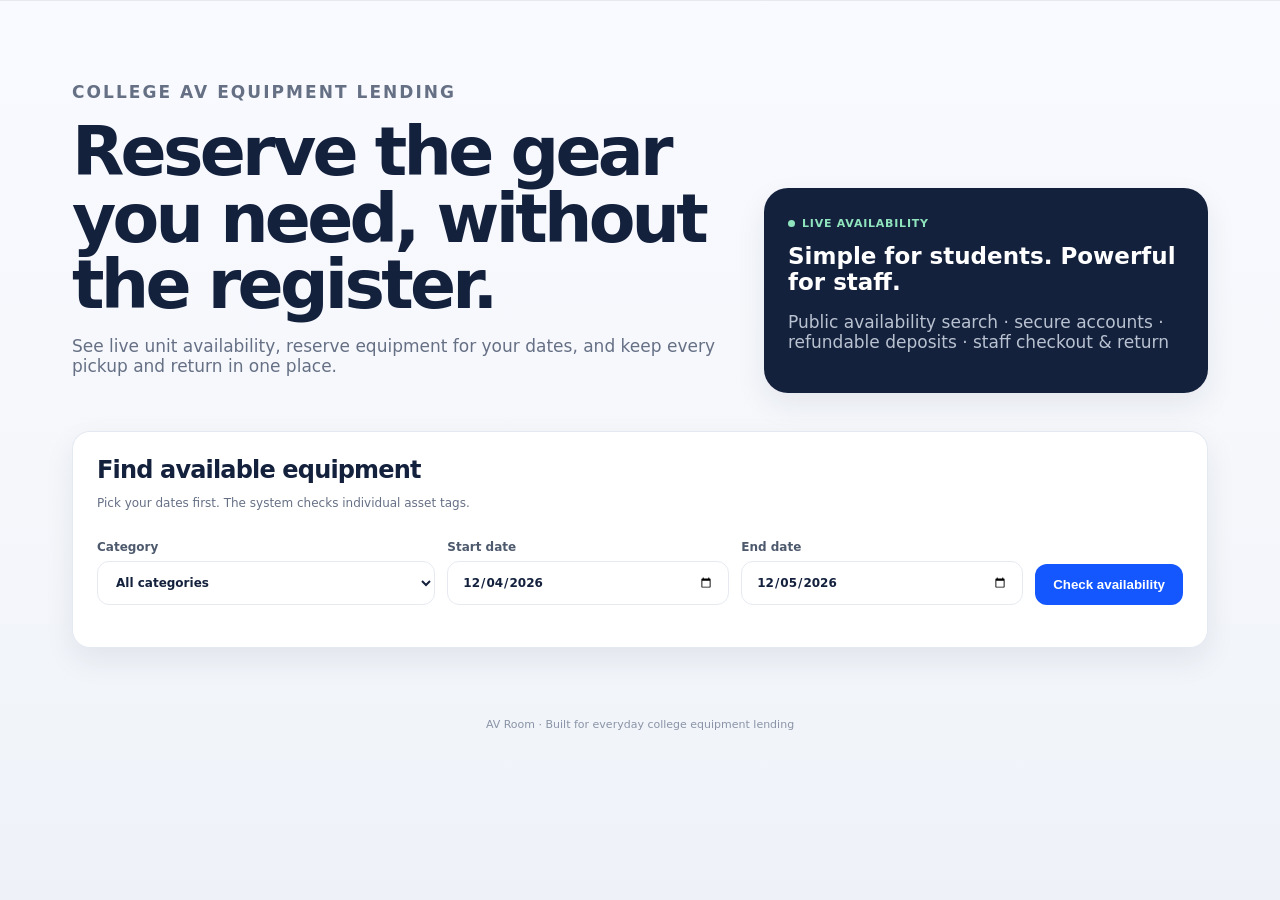
<file: static/index.html>
<!doctype html><html lang="en"><head><meta charset="utf-8"><meta name="viewport" content="width=device-width,initial-scale=1"><meta name="description" content="Reserve college cameras, projectors, microphones and tripods online."><title>AV Room — Equipment Lending</title><link rel="stylesheet" href="/static/css/styles.css"></head><body><nav class="navbar" id="navbar"></nav><main class="container"><section class="hero"><div><p class="eyebrow">College AV equipment lending</p><h1>Reserve the gear you need, without the register.</h1><p>See live unit availability, reserve equipment for your dates, and keep every pickup and return in one place.</p></div><div class="hero-card"><div class="status" style="color:#8fe4bd">Live availability</div><h3 style="font-size:23px;margin:12px 0 8px">Simple for students. Powerful for staff.</h3><p class="tiny">Public availability search · secure accounts · refundable deposits · staff checkout & return</p></div></section><section class="panel"><div class="section-head"><div><h2>Find available equipment</h2><p class="tiny">Pick your dates first. The system checks individual asset tags.</p></div></div><form id="availability-form" class="search-grid"><label>Category<select id="category"><option value="">All categories</option><option>DSLR</option><option>Projector</option><option>Mic</option><option>Tripod</option></select></label><label>Start date<input type="date" id="start_date" required></label><label>End date<input type="date" id="end_date" required></label><button class="button" id="searchBtn" type="submit">Check availability</button></form><div id="searchAlert" class="alert"></div><div id="results" class="cards"></div></section></main><div class="footer">AV Room · Built for everyday college equipment lending</div><script src="/static/js/api.js"></script><script src="/static/js/availability.js"></script></body></html>
</file>
<file: static/css/styles.css>
:root{--bg:#f5f7fb;--surface:#fff;--ink:#14213d;--muted:#667085;--line:#e6eaf0;--brand:#1457ff;--brand-2:#0d47d9;--soft:#edf3ff;--ok:#138a56;--warn:#c97a00;--danger:#cf3d4f;--shadow:0 12px 30px rgba(20,33,61,.08);--radius:18px}*{box-sizing:border-box}body{margin:0;background:linear-gradient(180deg,#f8faff 0,#f5f7fb 55%,#eef2f8 100%);color:var(--ink);font-family:Inter,ui-sans-serif,system-ui,-apple-system,BlinkMacSystemFont,"Segoe UI",sans-serif;min-height:100vh}a{color:inherit;text-decoration:none}.nav-inner{max-width:1180px;margin:auto;display:flex;align-items:center;gap:24px;padding:16px 22px}.navbar{position:sticky;top:0;background:rgba(255,255,255,.88);backdrop-filter:blur(16px);border-bottom:1px solid var(--line);z-index:20}.brand{display:flex;align-items:center;gap:10px;font-weight:800;letter-spacing:-.02em}.brand-mark{width:36px;height:36px;border-radius:11px;display:grid;place-items:center;background:var(--ink);color:#fff;font-size:12px}.nav-links{display:flex;gap:18px;margin-right:auto;color:#596579;font-size:14px}.nav-links a:hover{color:var(--brand)}.nav-account{display:flex;align-items:center;gap:12px}.user-pill{display:flex;align-items:center;gap:8px;font-size:13px}.user-pill b{background:var(--soft);color:var(--brand);border-radius:999px;padding:3px 8px;font-size:11px}.avatar{width:30px;height:30px;border-radius:50%;background:#dce7ff;color:var(--brand);display:grid;place-items:center;font-weight:800}.menu-toggle{display:none;border:0;background:none;font-size:22px}.container{max-width:1180px;margin:0 auto;padding:42px 22px 70px}.hero{display:grid;grid-template-columns:1.2fr .8fr;gap:26px;align-items:end;padding:22px 0 38px}.eyebrow{color:var(--brand);text-transform:uppercase;letter-spacing:.12em;font-size:11px;font-weight:800}.hero h1{font-size:clamp(38px,6vw,68px);line-height:.98;letter-spacing:-.055em;margin:8px 0 16px;max-width:760px}.hero p{color:var(--muted);font-size:17px;max-width:650px}.hero-card{padding:24px;background:var(--ink);color:#fff;border-radius:24px;box-shadow:var(--shadow)}.hero-card .tiny{color:#b9c2d0}.panel,.card{background:rgba(255,255,255,.94);border:1px solid rgba(226,231,240,.9);border-radius:var(--radius);box-shadow:var(--shadow);padding:24px}.section-head{display:flex;justify-content:space-between;align-items:end;gap:18px;margin-bottom:18px}.section-head h2,.page-title{margin:0;letter-spacing:-.035em}.page-sub{color:var(--muted);margin:7px 0 24px}.search-grid{display:grid;grid-template-columns:1.2fr 1fr 1fr auto;gap:12px;align-items:end}label{display:grid;gap:7px;color:#4d596c;font-size:12px;font-weight:700}input,select{width:100%;border:1px solid var(--line);border-radius:12px;background:#fff;padding:13px 14px;font:inherit;color:var(--ink);outline:none}input:focus,select:focus{border-color:#94afff;box-shadow:0 0 0 3px #edf3ff}.button{appearance:none;border:0;border-radius:12px;background:var(--brand);color:#fff;padding:13px 18px;font-weight:800;cursor:pointer;transition:.15s}.button:hover{background:var(--brand-2);transform:translateY(-1px)}.button:disabled{opacity:.55;cursor:not-allowed;transform:none}.button-secondary{background:#fff;color:var(--ink);border:1px solid var(--line)}.button-danger{background:#fff;color:var(--danger);border:1px solid #f1c6cd}.button-small{padding:9px 13px;font-size:12px}.link-button{border:0;background:none;color:#596579;cursor:pointer;font:inherit;font-size:13px}.cards{display:grid;grid-template-columns:repeat(3,minmax(0,1fr));gap:14px;margin-top:18px}.equipment-card{padding:20px;background:#fff;border:1px solid var(--line);border-radius:16px;display:flex;flex-direction:column;gap:14px}.equipment-card h3{margin:0;font-size:17px}.meta{display:flex;gap:7px;flex-wrap:wrap}.chip{padding:5px 8px;border-radius:999px;background:#f1f4f8;color:#596579;font-size:11px;font-weight:800}.price-row{display:flex;justify-content:space-between;gap:12px;padding-top:12px;border-top:1px solid var(--line)}.status{display:inline-flex;align-items:center;gap:7px;font-size:11px;font-weight:800;text-transform:uppercase;letter-spacing:.07em}.status::before{content:"";width:7px;height:7px;border-radius:50%;background:currentColor}.status.ok{color:var(--ok)}.status.warn{color:var(--warn)}.status.danger{color:var(--danger)}.muted,.tiny{color:var(--muted)}.tiny{font-size:12px}.hidden{display:none!important}.empty{padding:36px;text-align:center;border:1px dashed #ccd3df;border-radius:15px;color:var(--muted)}.alert{display:none;padding:12px 14px;border-radius:12px;margin:12px 0;font-size:13px}.alert.show{display:block}.alert.error{background:#fff0f2;color:#a42b3d;border:1px solid #ffd5db}.alert.success{background:#ecfbf4;color:#0b7548;border:1px solid #c9f1dd}.form-grid{display:grid;grid-template-columns:1fr 1fr;gap:15px}.form-stack{display:grid;gap:15px}.auth-wrap{min-height:calc(100vh - 70px);display:grid;place-items:center;padding:30px 0}.auth-card{width:min(460px,100%)}.tabs{display:grid;grid-template-columns:1fr 1fr;background:#f1f4f8;border-radius:12px;padding:4px;margin-bottom:22px}.tab{border:0;background:transparent;padding:10px;border-radius:9px;cursor:pointer;font-weight:800;color:var(--muted)}.tab.active{background:#fff;color:var(--ink);box-shadow:0 2px 8px rgba(20,33,61,.08)}.password-hint{font-size:11px;color:var(--muted);margin-top:-6px}.booking-layout{display:grid;grid-template-columns:1fr .55fr;gap:22px}.summary{position:sticky;top:95px;height:max-content}.summary-item{display:flex;justify-content:space-between;gap:12px;padding:11px 0;border-bottom:1px solid var(--line)}.summary-item:last-child{border-bottom:0}.table-wrap{overflow:auto}.table{width:100%;border-collapse:collapse;font-size:13px}.table th,.table td{text-align:left;padding:14px 10px;border-bottom:1px solid var(--line);white-space:nowrap}.table th{font-size:11px;text-transform:uppercase;letter-spacing:.08em;color:var(--muted)}.actions{display:flex;gap:7px;flex-wrap:wrap}.stats{display:grid;grid-template-columns:repeat(4,1fr);gap:12px;margin-bottom:18px}.stat{padding:18px;background:#fff;border:1px solid var(--line);border-radius:15px}.stat .num{font-size:27px;font-weight:850;letter-spacing:-.04em}.stat .label{font-size:11px;color:var(--muted);margin-top:4px}.modal{position:fixed;inset:0;background:rgba(14,24,44,.5);display:none;place-items:center;z-index:40;padding:18px}.modal.show{display:grid}.modal-card{width:min(520px,100%);background:#fff;border-radius:20px;padding:24px;box-shadow:0 20px 70px rgba(0,0,0,.2)}.modal-head{display:flex;justify-content:space-between;gap:12px;align-items:start}.close{border:0;background:#f2f4f7;width:34px;height:34px;border-radius:50%;cursor:pointer}.modal-actions{display:flex;justify-content:flex-end;gap:9px;margin-top:20px}#toastHost{position:fixed;right:18px;bottom:18px;z-index:100;display:grid;gap:9px}.toast{max-width:360px;background:#172033;color:#fff;padding:13px 15px;border-radius:12px;box-shadow:var(--shadow);font-size:13px;opacity:0;transform:translateY(10px);transition:.25s}.toast.show{opacity:1;transform:none}.toast.success{background:#0d7548}.toast.error{background:#a42b3d}.footer{max-width:1180px;margin:0 auto;padding:0 22px 28px;color:#8a94a6;font-size:11px;text-align:center}.bookings-heading{align-items:center}.booking-list-panel{padding:20px}.list-toolbar{display:flex;justify-content:space-between;align-items:end;gap:18px;padding:4px 4px 10px}.list-toolbar h2{margin:0 0 5px;letter-spacing:-.025em}.filter-label{min-width:180px}.booking-card{min-height:250px;position:relative}.booking-meta{justify-content:space-between}.booking-title{min-height:58px}.booking-title h3{margin-bottom:4px}.booking-dates{display:grid;gap:6px;padding:13px;border-radius:13px;background:#f7f9fc;border:1px solid #edf0f5}.booking-dates strong{display:block;margin-top:5px;font-size:13px}.booking-money{display:flex;justify-content:space-between;align-items:center;gap:12px;padding-top:11px;border-top:1px solid var(--line)}.booking-money strong{font-size:16px}.due-note{font-size:12px;color:var(--muted);font-weight:700}.due-note.due-soon{color:var(--warn)}.due-note.due-today,.due-note.overdue{color:var(--danger)}.overdue-fee{font-weight:700}.booking-card .button-danger{margin-top:auto;align-self:flex-start}.booking-empty{padding:54px 24px}.empty-icon{width:48px;height:48px;margin:0 auto 12px;border-radius:14px;display:grid;place-items:center;background:var(--soft);color:var(--brand);font-weight:900;font-size:20px}.booking-stats .stat:first-child{border-top:3px solid var(--brand)}.booking-stats .stat:nth-child(2){border-top:3px solid var(--ok)}.booking-stats .stat:nth-child(3){border-top:3px solid var(--warn)}.booking-stats .stat:nth-child(4){border-top:3px solid #7a6cff}@media(max-width:900px){.hero{grid-template-columns:1fr}.cards{grid-template-columns:repeat(2,minmax(0,1fr))}.search-grid{grid-template-columns:1fr 1fr}.booking-layout{grid-template-columns:1fr}.summary{position:static}.stats{grid-template-columns:repeat(2,1fr)}.list-toolbar{align-items:start;flex-direction:column}.filter-label{width:100%;min-width:0}}@media(max-width:650px){.nav-inner{padding:12px 16px}.nav-links{display:none;position:absolute;left:0;right:0;top:61px;background:#fff;border-bottom:1px solid var(--line);padding:14px 18px;flex-direction:column}.navbar.open .nav-links{display:flex}.user-pill{display:none}.menu-toggle{display:block}.container{padding:28px 16px 55px}.cards{grid-template-columns:1fr}.search-grid,.form-grid,.stats{grid-template-columns:1fr}.hero h1{font-size:45px}.panel,.card{padding:18px}.table{font-size:12px}.table th,.table td{padding:11px 8px}.bookings-heading{align-items:start}.bookings-heading>.actions{width:100%}.bookings-heading>.actions .button{flex:1;text-align:center}.booking-stats{grid-template-columns:1fr 1fr}.booking-list-panel{padding:14px}.booking-card{min-height:auto}.filter-label{width:100%}}
</file>
